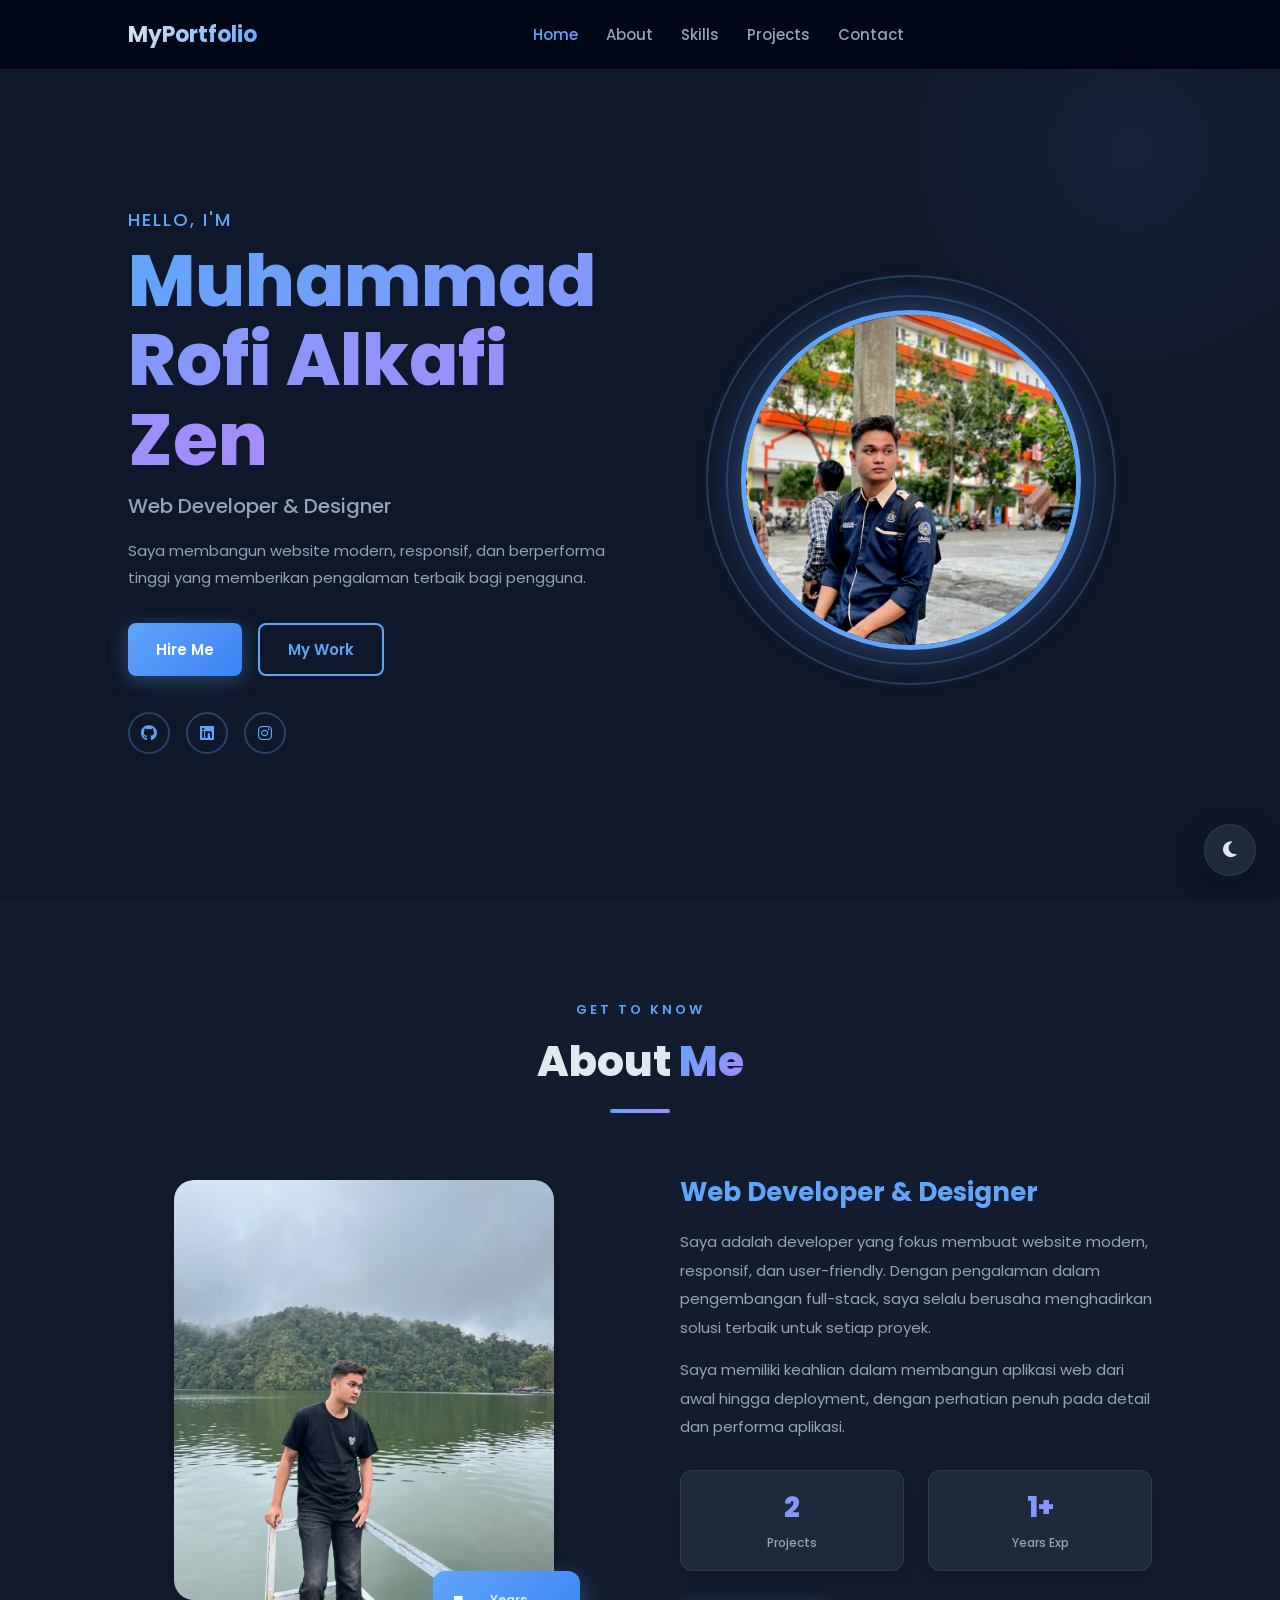
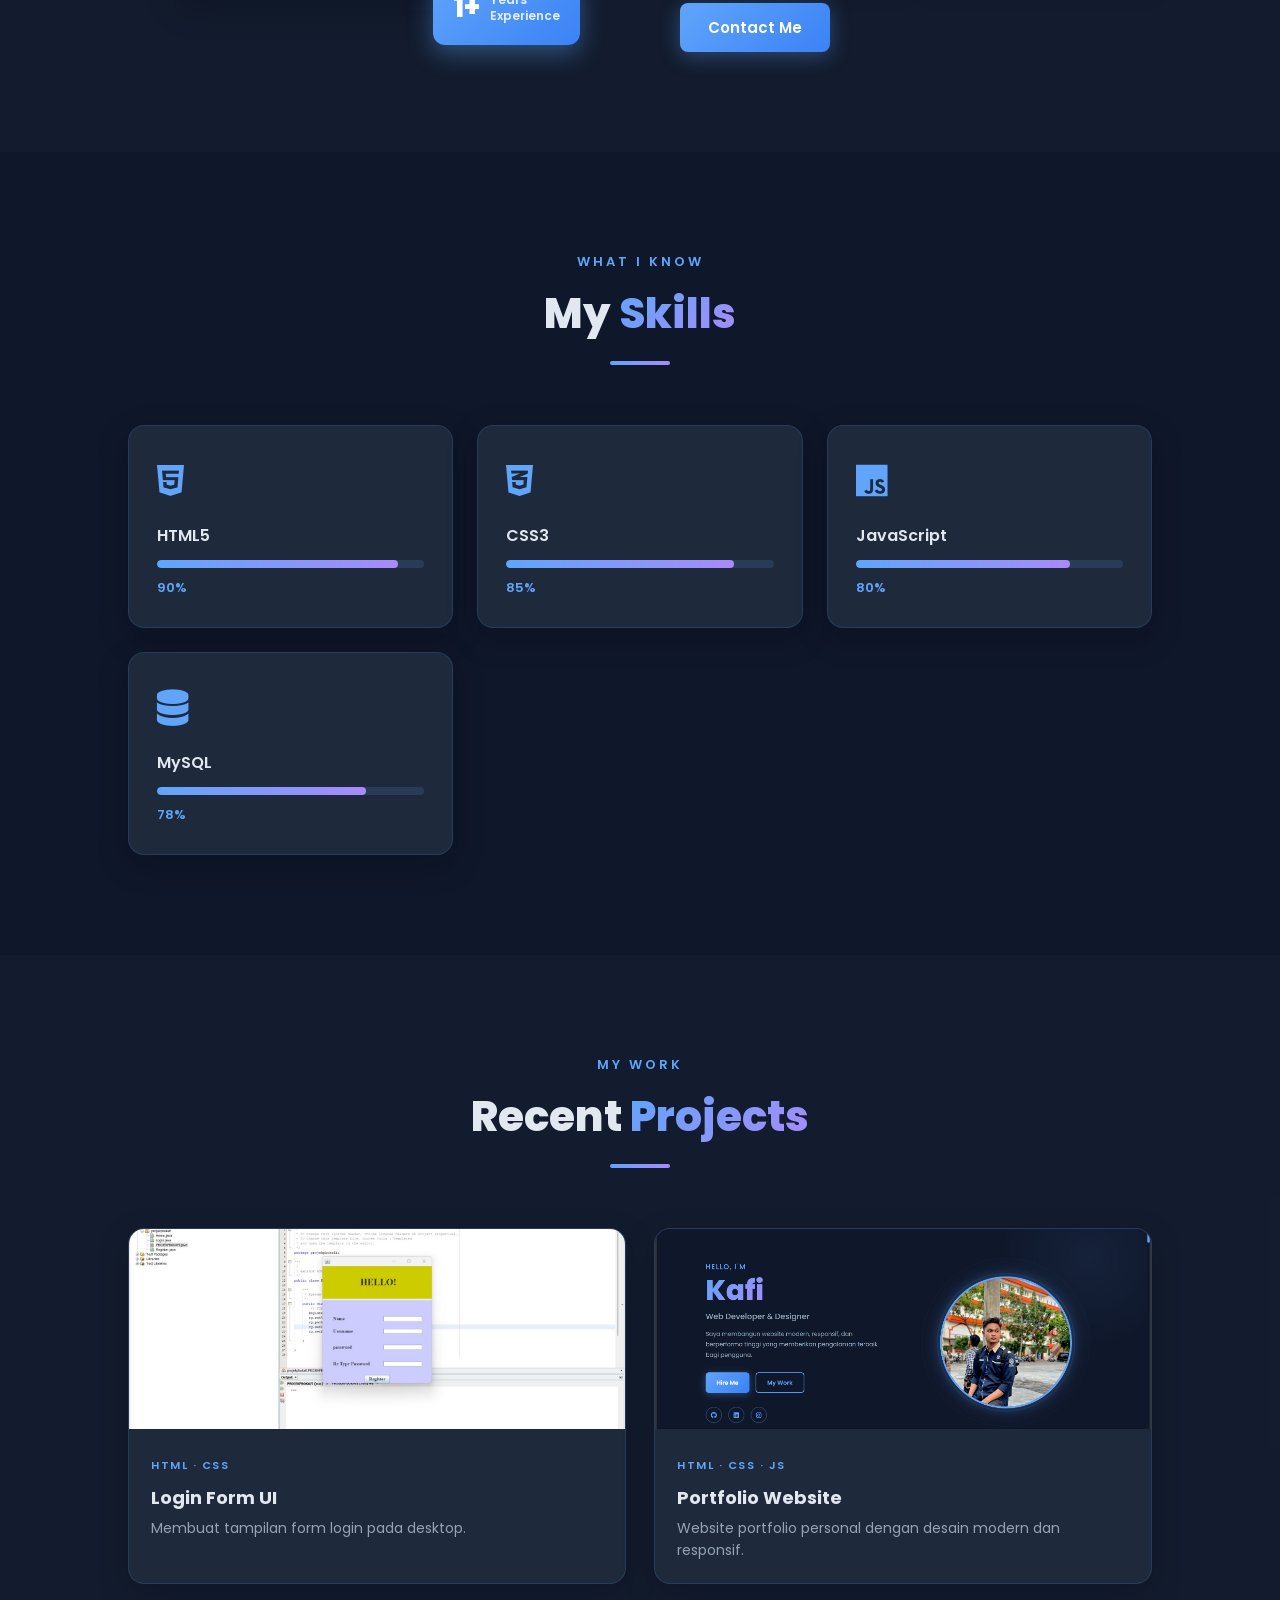
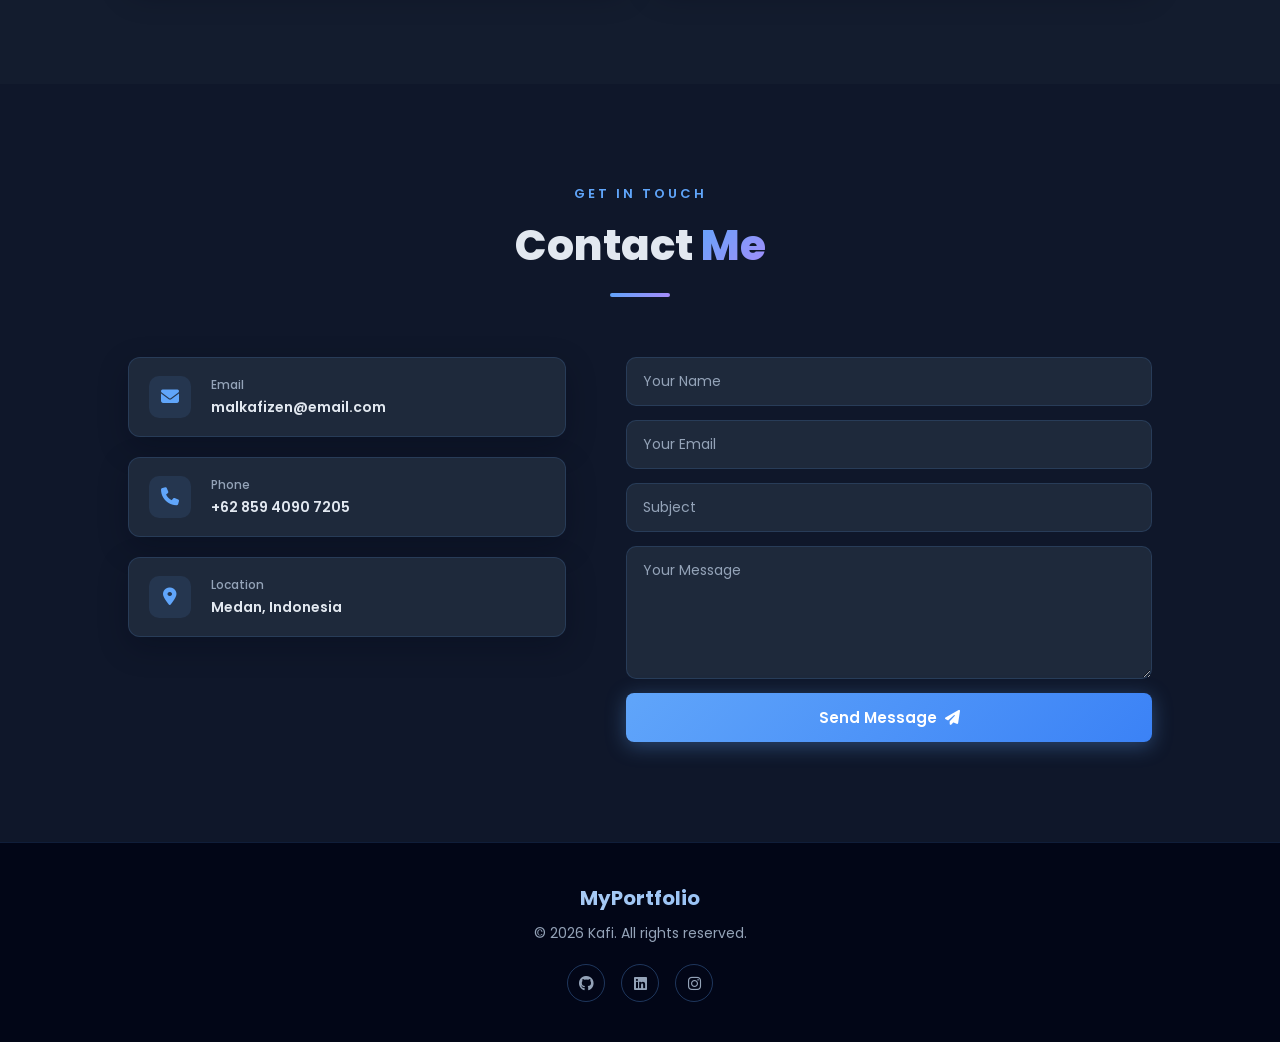
<file: index.html>
<!DOCTYPE html>
<html lang="id">
<head>
  <meta charset="UTF-8" />
  <meta name="viewport" content="width=device-width, initial-scale=1.0"/>
  <title>My Portfolio</title>
  <link rel="stylesheet" href="style (3).css" />
  <link href="https://fonts.googleapis.com/css2?family=Poppins:wght@300;400;500;600;700;800&display=swap" rel="stylesheet"/>
  <link rel="stylesheet" href="https://cdnjs.cloudflare.com/ajax/libs/font-awesome/6.5.0/css/all.min.css"/>
</head>
<body>

  <!-- NAVBAR -->
  <header id="header">
    <div class="logo">MyPortfolio</div>

    <nav id="nav">
      <a href="#home">Home</a>
      <a href="#about">About</a>
      <a href="#skills">Skills</a>
      <a href="#projects">Projects</a>
      <a href="#contact">Contact</a>
    </nav>

    <div class="header-actions">
      <div class="burger" id="burger">
        <span></span><span></span><span></span>
      </div>
    </div>
  </header>

  <!-- THEME TOGGLE -->
  <button id="theme-toggle" class="theme-toggle" aria-label="Toggle theme">
    <i class="fas fa-moon"></i>
  </button>

  <!-- HERO -->
  <section class="hero" id="home">
    <div class="hero-text reveal">
      <p class="hero-greeting">Hello, I'm</p>
      <h1><span>Muhammad Rofi Alkafi Zen</span></h1>
      <p class="hero-role">Web Developer &amp; Designer</p>
      <p class="hero-desc">Saya membangun website modern, responsif, dan berperforma tinggi yang memberikan pengalaman terbaik bagi pengguna.</p>
      <div class="hero-btns">
        <a href="#contact" class="btn-primary">Hire Me</a>
        <a href="#projects" class="btn-secondary">My Work</a>
      </div>
      <div class="hero-socials">
        <a href="https://github.com/alkazen" target="_blank" rel="noopener noreferrer"><i class="fab fa-github"></i></a>
        <a href="#"><i class="fab fa-linkedin"></i></a>
        <a href="https://www.instagram.com/alkzen_" target="_blank" rel="noopener noreferrer"><i class="fab fa-instagram"></i></a>
      </div>
    </div>

    <div class="hero-img reveal">
      <div class="img-wrapper">
        <img src="assets/profile.png" alt="Kafi" />
        <div class="img-ring"></div>
        <div class="img-ring-2"></div>
      </div>
    </div>
  </section>

  <!-- ABOUT -->
  <section class="about" id="about">
    <div class="section-header reveal">
      <p class="section-tag">Get To Know</p>
      <h2>About <span>Me</span></h2>
      <div class="section-line"></div>
    </div>

    <div class="about-content">
      <div class="about-img-box reveal">
        <img src="assets/about_pict.png" alt="About Kafi" />
        <div class="about-badge">
          <span class="badge-number">1+</span>
          <span class="badge-text">Years<br/>Experience</span>
        </div>
      </div>

      <div class="about-text reveal">
        <h3>Web Developer &amp; Designer</h3>
        <p>Saya adalah developer yang fokus membuat website modern, responsif, dan user-friendly. Dengan pengalaman dalam pengembangan full-stack, saya selalu berusaha menghadirkan solusi terbaik untuk setiap proyek.</p>
        <p>Saya memiliki keahlian dalam membangun aplikasi web dari awal hingga deployment, dengan perhatian penuh pada detail dan performa aplikasi.</p>

        <div class="about-stats">
          <div class="stat-box">
            <span class="stat-num">2</span>
            <span class="stat-label">Projects</span>
          </div>
          <div class="stat-box">
            <span class="stat-num">1+</span>
            <span class="stat-label">Years Exp</span>
          </div>
        </div>

        <a href="#contact" class="btn-primary">Contact Me</a>
      </div>
    </div>
  </section>

  <!-- SKILLS -->
  <section class="skills" id="skills">
    <div class="section-header reveal">
      <p class="section-tag">What I Know</p>
      <h2>My <span>Skills</span></h2>
      <div class="section-line"></div>
    </div>

    <div class="skills-container">
      <div class="skill-card reveal">
        <div class="skill-icon"><i class="fab fa-html5"></i></div>
        <h4>HTML5</h4>
        <div class="skill-bar"><div class="skill-fill" data-width="90%"></div></div>
        <span class="skill-percent">90%</span>
      </div>

      <div class="skill-card reveal">
        <div class="skill-icon"><i class="fab fa-css3-alt"></i></div>
        <h4>CSS3</h4>
        <div class="skill-bar"><div class="skill-fill" data-width="85%"></div></div>
        <span class="skill-percent">85%</span>
      </div>

      <div class="skill-card reveal">
        <div class="skill-icon"><i class="fab fa-js"></i></div>
        <h4>JavaScript</h4>
        <div class="skill-bar"><div class="skill-fill" data-width="80%"></div></div>
        <span class="skill-percent">80%</span>
      </div>

      <div class="skill-card reveal">
        <div class="skill-icon"><i class="fas fa-database"></i></div>
        <h4>MySQL</h4>
        <div class="skill-bar"><div class="skill-fill" data-width="78%"></div></div>
        <span class="skill-percent">78%</span>
      </div>
    </div>
  </section>

  <!-- PROJECTS -->
  <section class="projects" id="projects">
    <div class="section-header reveal">
      <p class="section-tag">My Work</p>
      <h2>Recent <span>Projects</span></h2>
      <div class="section-line"></div>
    </div>

    <div class="project-container">
      <div class="project-card reveal">
        <div class="project-img">
          <img src="assets/WhatsApp Image 2026-03-09 at 00.39.55.jpeg" alt="Project 1"/>
          <div class="project-overlay">
            <a href="#" class="project-link"><i class="fas fa-external-link-alt"></i></a>
            <a href="#" class="project-link"><i class="fab fa-github"></i></a>
          </div>
        </div>
        <div class="project-info">
          <span class="project-tag">HTML · CSS</span>
          <h3>Login Form UI</h3>
          <p>Membuat tampilan form login pada desktop.</p>
        </div>
      </div>

      <div class="project-card reveal">
        <div class="project-img">
          <img src="assets/porto1.png" alt="Project 2"/>
          <div class="project-overlay">
            <a href="#" class="project-link"><i class="fas fa-external-link-alt"></i></a>
            <a href="#" class="project-link"><i class="fab fa-github"></i></a>
          </div>
        </div>
        <div class="project-info">
          <span class="project-tag">HTML · CSS · JS</span>
          <h3>Portfolio Website</h3>
          <p>Website portfolio personal dengan desain modern dan responsif.</p>
        </div>
      </div>
    </div>
  </section>

  <!-- CONTACT -->
  <section class="contact" id="contact">
    <div class="section-header reveal">
      <p class="section-tag">Get In Touch</p>
      <h2>Contact <span>Me</span></h2>
      <div class="section-line"></div>
    </div>

    <div class="contact-content">
      <div class="contact-info reveal">
        <div class="contact-item">
          <i class="fas fa-envelope"></i>
          <div>
            <h4>Email</h4>
            <p>malkafizen@email.com</p>
          </div>
        </div>

        <div class="contact-item">
          <i class="fas fa-phone"></i>
          <div>
            <h4>Phone</h4>
            <p>+62 859 4090 7205</p>
          </div>
        </div>

        <div class="contact-item">
          <i class="fas fa-map-marker-alt"></i>
          <div>
            <h4>Location</h4>
            <p>Medan, Indonesia</p>
          </div>
        </div>
      </div>

      <form class="contact-form reveal">
        <input type="text" placeholder="Your Name" required/>
        <input type="email" placeholder="Your Email" required/>
        <input type="text" placeholder="Subject"/>
        <textarea placeholder="Your Message" rows="5" required></textarea>
        <button type="submit" class="btn-primary">Send Message <i class="fas fa-paper-plane"></i></button>
      </form>
    </div>
  </section>

  <!-- FOOTER -->
  <footer>
    <p class="footer-logo">MyPortfolio</p>
    <p>&copy; 2026 Kafi. All rights reserved.</p>
    <div class="footer-socials">
      <a href="https://github.com/alkazen" target="_blank" rel="noopener noreferrer"><i class="fab fa-github"></i></a>
      <a href="#"><i class="fab fa-linkedin"></i></a>
      <a href="https://www.instagram.com/alkzen_" target="_blank" rel="noopener noreferrer"><i class="fab fa-instagram"></i></a>
    </div>
  </footer>

  <script src="script (2).js"></script>
</body>
</html>
</file>
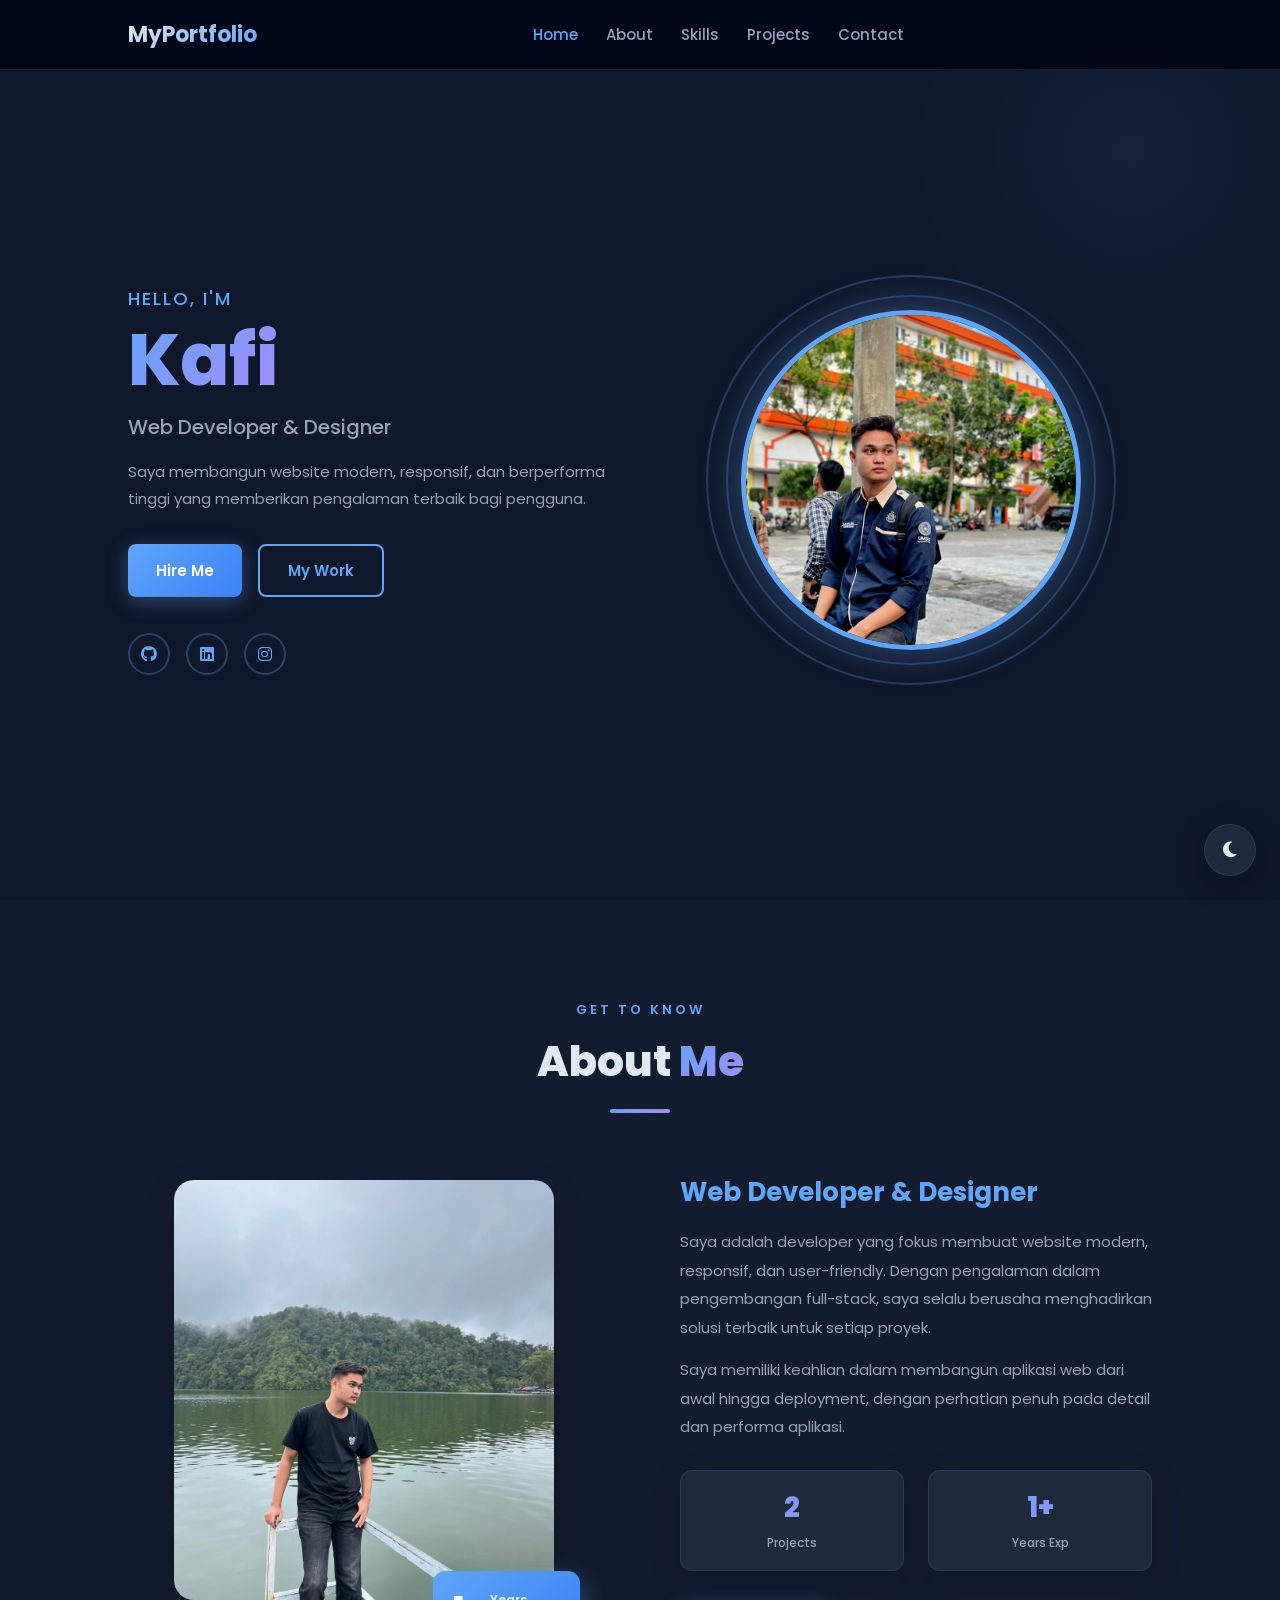
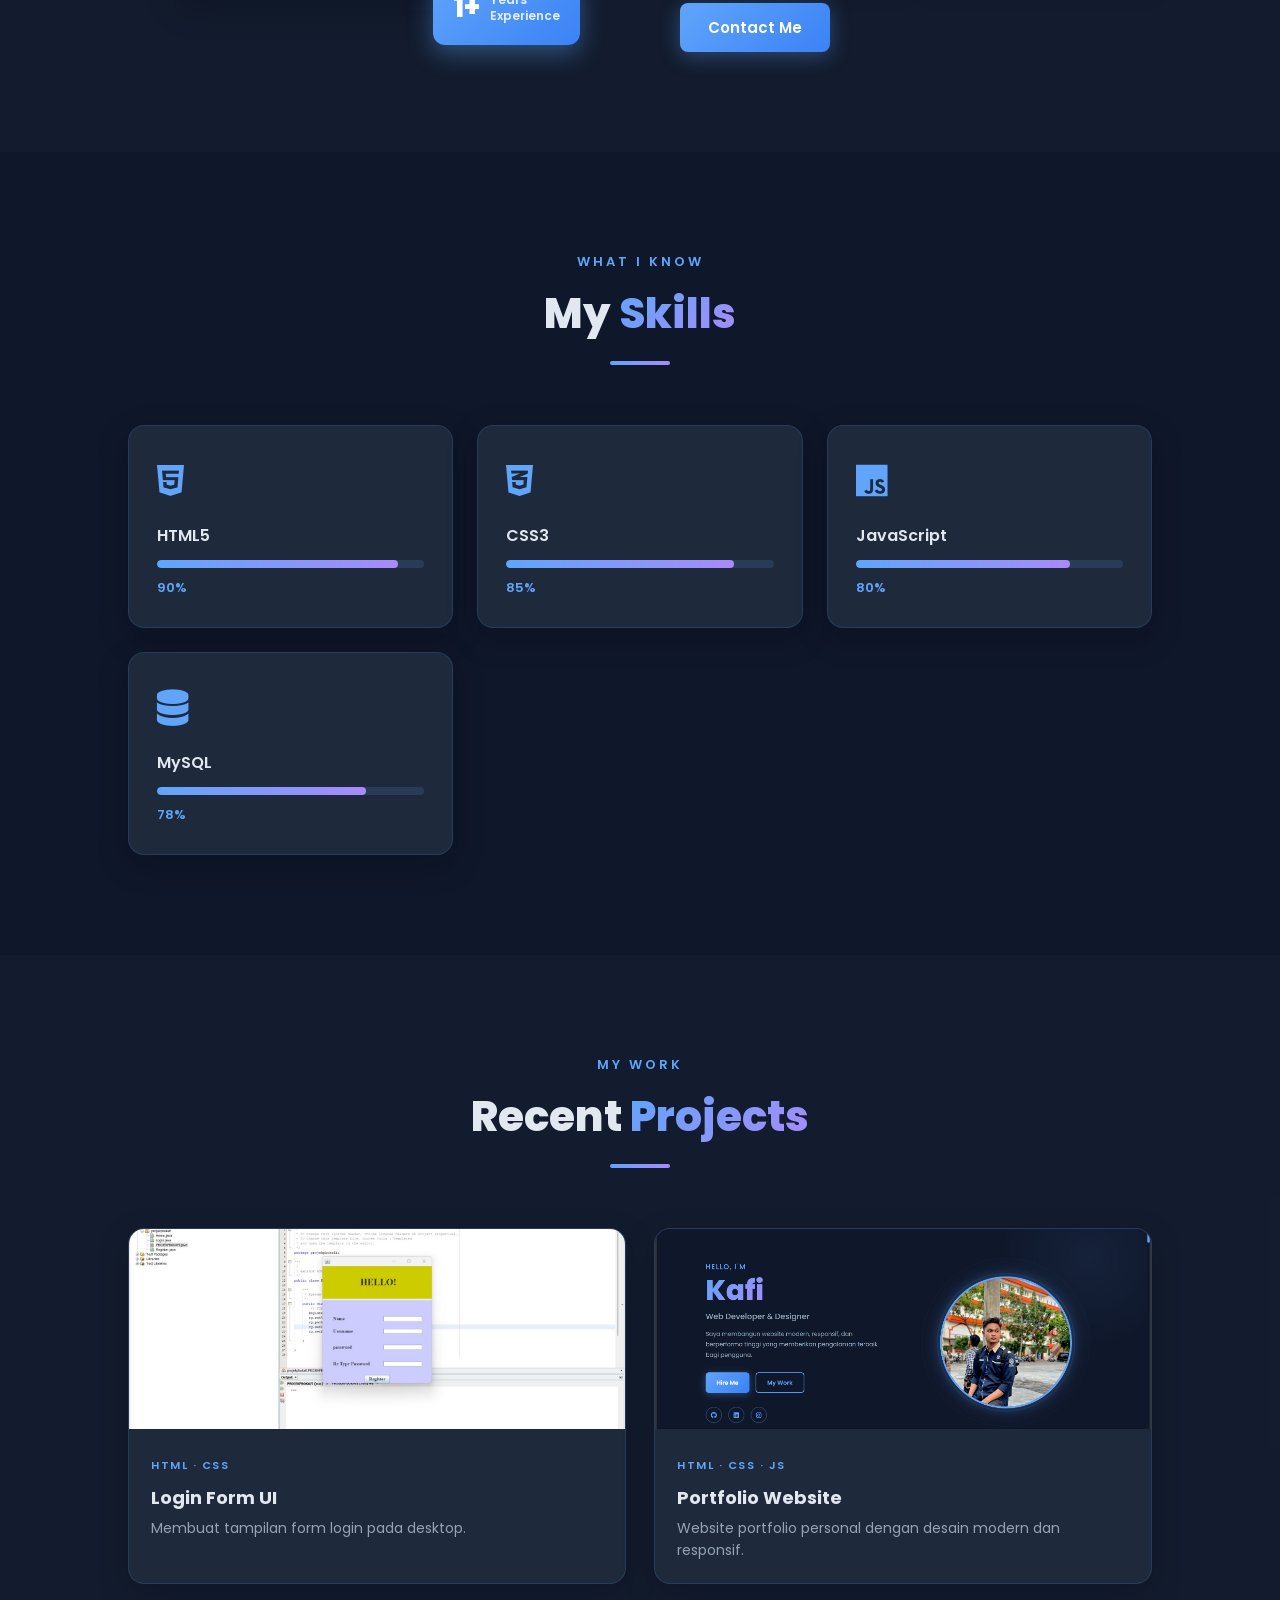
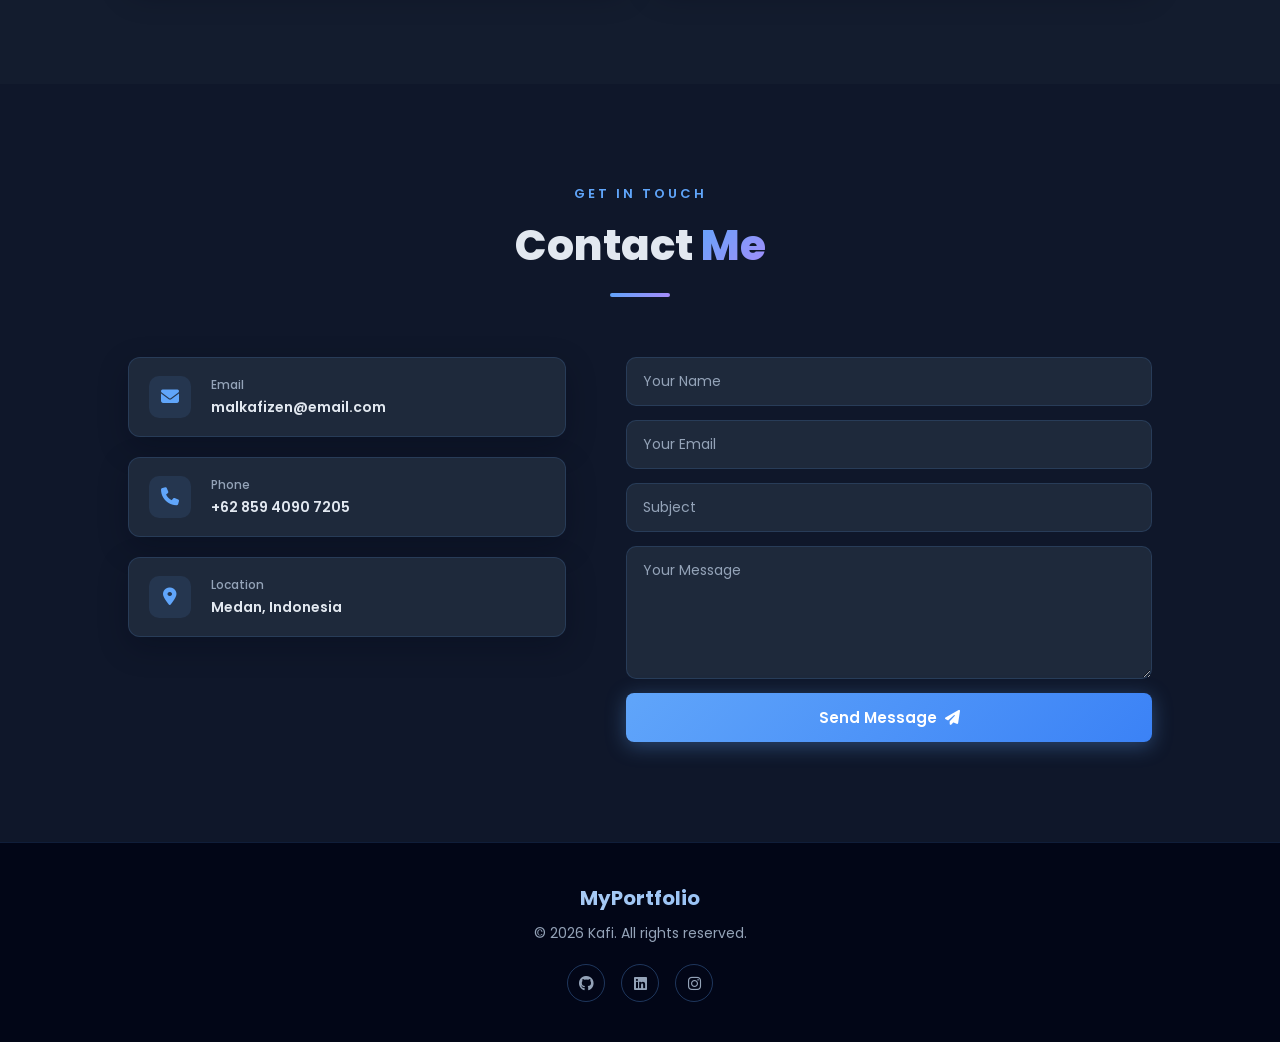
<file: index (4).html>
<!DOCTYPE html>
<html lang="id">
<head>
  <meta charset="UTF-8" />
  <meta name="viewport" content="width=device-width, initial-scale=1.0"/>
  <title>My Portfolio</title>
  <link rel="stylesheet" href="style (3).css" />
  <link href="https://fonts.googleapis.com/css2?family=Poppins:wght@300;400;500;600;700;800&display=swap" rel="stylesheet"/>
  <link rel="stylesheet" href="https://cdnjs.cloudflare.com/ajax/libs/font-awesome/6.5.0/css/all.min.css"/>
</head>
<body>

  <!-- NAVBAR -->
  <header id="header">
    <div class="logo">MyPortfolio</div>

    <nav id="nav">
      <a href="#home">Home</a>
      <a href="#about">About</a>
      <a href="#skills">Skills</a>
      <a href="#projects">Projects</a>
      <a href="#contact">Contact</a>
    </nav>

    <div class="header-actions">
      <div class="burger" id="burger">
        <span></span><span></span><span></span>
      </div>
    </div>
  </header>

  <!-- THEME TOGGLE -->
  <button id="theme-toggle" class="theme-toggle" aria-label="Toggle theme">
    <i class="fas fa-moon"></i>
  </button>

  <!-- HERO -->
  <section class="hero" id="home">
    <div class="hero-text reveal">
      <p class="hero-greeting">Hello, I'm</p>
      <h1><span>Kafi</span></h1>
      <p class="hero-role">Web Developer &amp; Designer</p>
      <p class="hero-desc">Saya membangun website modern, responsif, dan berperforma tinggi yang memberikan pengalaman terbaik bagi pengguna.</p>
      <div class="hero-btns">
        <a href="#contact" class="btn-primary">Hire Me</a>
        <a href="#projects" class="btn-secondary">My Work</a>
      </div>
      <div class="hero-socials">
        <a href="https://github.com/alkazen" target="_blank" rel="noopener noreferrer"><i class="fab fa-github"></i></a>
        <a href="#"><i class="fab fa-linkedin"></i></a>
        <a href="https://www.instagram.com/alkzen_" target="_blank" rel="noopener noreferrer"><i class="fab fa-instagram"></i></a>
      </div>
    </div>

    <div class="hero-img reveal">
      <div class="img-wrapper">
        <img src="assets/profile.png" alt="Kafi" />
        <div class="img-ring"></div>
        <div class="img-ring-2"></div>
      </div>
    </div>
  </section>

  <!-- ABOUT -->
  <section class="about" id="about">
    <div class="section-header reveal">
      <p class="section-tag">Get To Know</p>
      <h2>About <span>Me</span></h2>
      <div class="section-line"></div>
    </div>

    <div class="about-content">
      <div class="about-img-box reveal">
        <img src="assets/about_pict.png" alt="About Kafi" />
        <div class="about-badge">
          <span class="badge-number">1+</span>
          <span class="badge-text">Years<br/>Experience</span>
        </div>
      </div>

      <div class="about-text reveal">
        <h3>Web Developer &amp; Designer</h3>
        <p>Saya adalah developer yang fokus membuat website modern, responsif, dan user-friendly. Dengan pengalaman dalam pengembangan full-stack, saya selalu berusaha menghadirkan solusi terbaik untuk setiap proyek.</p>
        <p>Saya memiliki keahlian dalam membangun aplikasi web dari awal hingga deployment, dengan perhatian penuh pada detail dan performa aplikasi.</p>

        <div class="about-stats">
          <div class="stat-box">
            <span class="stat-num">2</span>
            <span class="stat-label">Projects</span>
          </div>
          <div class="stat-box">
            <span class="stat-num">1+</span>
            <span class="stat-label">Years Exp</span>
          </div>
        </div>

        <a href="#contact" class="btn-primary">Contact Me</a>
      </div>
    </div>
  </section>

  <!-- SKILLS -->
  <section class="skills" id="skills">
    <div class="section-header reveal">
      <p class="section-tag">What I Know</p>
      <h2>My <span>Skills</span></h2>
      <div class="section-line"></div>
    </div>

    <div class="skills-container">
      <div class="skill-card reveal">
        <div class="skill-icon"><i class="fab fa-html5"></i></div>
        <h4>HTML5</h4>
        <div class="skill-bar"><div class="skill-fill" data-width="90%"></div></div>
        <span class="skill-percent">90%</span>
      </div>

      <div class="skill-card reveal">
        <div class="skill-icon"><i class="fab fa-css3-alt"></i></div>
        <h4>CSS3</h4>
        <div class="skill-bar"><div class="skill-fill" data-width="85%"></div></div>
        <span class="skill-percent">85%</span>
      </div>

      <div class="skill-card reveal">
        <div class="skill-icon"><i class="fab fa-js"></i></div>
        <h4>JavaScript</h4>
        <div class="skill-bar"><div class="skill-fill" data-width="80%"></div></div>
        <span class="skill-percent">80%</span>
      </div>

      <div class="skill-card reveal">
        <div class="skill-icon"><i class="fas fa-database"></i></div>
        <h4>MySQL</h4>
        <div class="skill-bar"><div class="skill-fill" data-width="78%"></div></div>
        <span class="skill-percent">78%</span>
      </div>
    </div>
  </section>

  <!-- PROJECTS -->
  <section class="projects" id="projects">
    <div class="section-header reveal">
      <p class="section-tag">My Work</p>
      <h2>Recent <span>Projects</span></h2>
      <div class="section-line"></div>
    </div>

    <div class="project-container">
      <div class="project-card reveal">
        <div class="project-img">
          <img src="assets/WhatsApp Image 2026-03-09 at 00.39.55.jpeg" alt="Project 1"/>
          <div class="project-overlay">
            <a href="#" class="project-link"><i class="fas fa-external-link-alt"></i></a>
            <a href="#" class="project-link"><i class="fab fa-github"></i></a>
          </div>
        </div>
        <div class="project-info">
          <span class="project-tag">HTML · CSS</span>
          <h3>Login Form UI</h3>
          <p>Membuat tampilan form login pada desktop.</p>
        </div>
      </div>

      <div class="project-card reveal">
        <div class="project-img">
          <img src="assets/porto1.png" alt="Project 2"/>
          <div class="project-overlay">
            <a href="#" class="project-link"><i class="fas fa-external-link-alt"></i></a>
            <a href="#" class="project-link"><i class="fab fa-github"></i></a>
          </div>
        </div>
        <div class="project-info">
          <span class="project-tag">HTML · CSS · JS</span>
          <h3>Portfolio Website</h3>
          <p>Website portfolio personal dengan desain modern dan responsif.</p>
        </div>
      </div>
    </div>
  </section>

  <!-- CONTACT -->
  <section class="contact" id="contact">
    <div class="section-header reveal">
      <p class="section-tag">Get In Touch</p>
      <h2>Contact <span>Me</span></h2>
      <div class="section-line"></div>
    </div>

    <div class="contact-content">
      <div class="contact-info reveal">
        <div class="contact-item">
          <i class="fas fa-envelope"></i>
          <div>
            <h4>Email</h4>
            <p>malkafizen@email.com</p>
          </div>
        </div>

        <div class="contact-item">
          <i class="fas fa-phone"></i>
          <div>
            <h4>Phone</h4>
            <p>+62 859 4090 7205</p>
          </div>
        </div>

        <div class="contact-item">
          <i class="fas fa-map-marker-alt"></i>
          <div>
            <h4>Location</h4>
            <p>Medan, Indonesia</p>
          </div>
        </div>
      </div>

      <form class="contact-form reveal">
        <input type="text" placeholder="Your Name" required/>
        <input type="email" placeholder="Your Email" required/>
        <input type="text" placeholder="Subject"/>
        <textarea placeholder="Your Message" rows="5" required></textarea>
        <button type="submit" class="btn-primary">Send Message <i class="fas fa-paper-plane"></i></button>
      </form>
    </div>
  </section>

  <!-- FOOTER -->
  <footer>
    <p class="footer-logo">MyPortfolio</p>
    <p>&copy; 2026 Kafi. All rights reserved.</p>
    <div class="footer-socials">
      <a href="https://github.com/alkazen" target="_blank" rel="noopener noreferrer"><i class="fab fa-github"></i></a>
      <a href="#"><i class="fab fa-linkedin"></i></a>
      <a href="https://www.instagram.com/alkzen_" target="_blank" rel="noopener noreferrer"><i class="fab fa-instagram"></i></a>
    </div>
  </footer>

  <script src="script (2).js"></script>
</body>
</html>
</file>
<file: style (3).css>
@import url('https://fonts.googleapis.com/css2?family=Poppins:wght@300;400;500;600;700;800&display=swap');

* {
  margin: 0;
  padding: 0;
  box-sizing: border-box;
  font-family: 'Poppins', sans-serif;
}

:root {
  --primary: #60a5fa;
  --primary-dark: #3b82f6;
  --bg: #0f172a;
  --bg-card: #1e293b;
  --bg-nav: rgba(2, 6, 23, 0.95);
  --text: #e2e8f0;
  --text-muted: #94a3b8;
  --border-soft: rgba(96,165,250,0.15);
  --shadow-soft: 0 10px 30px rgba(2, 6, 23, 0.28);
  --section-alt: rgba(30,41,59,0.3);
}

body.light-mode {
  --primary: #3b82f6;
  --primary-dark: #2563eb;
  --bg: #f8fafc;
  --bg-card: #ffffff;
  --bg-nav: rgba(255, 255, 255, 0.88);
  --text: #0f172a;
  --text-muted: #475569;
  --border-soft: rgba(59,130,246,0.18);
  --shadow-soft: 0 10px 30px rgba(148,163,184,0.25);
  --section-alt: #eef4ff;
}

html {
  scroll-behavior: smooth;
}

body {
  background: var(--bg);
  color: var(--text);
  overflow-x: hidden;
  transition: background 0.35s ease, color 0.35s ease;
}

::-webkit-scrollbar {
  width: 6px;
}

::-webkit-scrollbar-track {
  background: var(--bg);
}

::-webkit-scrollbar-thumb {
  background: var(--primary);
  border-radius: 3px;
}

/* ======================== NAVBAR ======================== */
header {
  display: flex;
  justify-content: space-between;
  align-items: center;
  padding: 18px 10%;
  position: fixed;
  top: 0;
  left: 0;
  width: 100%;
  background: var(--bg-nav);
  backdrop-filter: blur(14px);
  z-index: 1000;
  border-bottom: 1px solid var(--border-soft);
  transition: all 0.35s ease;
}

header.scrolled {
  padding: 12px 10%;
  box-shadow: var(--shadow-soft);
  background: var(--bg-nav);
}

.logo {
  font-size: 22px;
  font-weight: 700;
  background: linear-gradient(135deg, var(--text), var(--primary));
  -webkit-background-clip: text;
  -webkit-text-fill-color: transparent;
  background-clip: text;
}

nav {
  display: flex;
  align-items: center;
}

nav a {
  color: var(--text-muted);
  text-decoration: none;
  margin-left: 28px;
  font-size: 15px;
  font-weight: 500;
  transition: color 0.3s;
  position: relative;
}

nav a::after {
  content: '';
  position: absolute;
  bottom: -4px;
  left: 0;
  width: 0;
  height: 2px;
  background: var(--primary);
  transition: width 0.3s;
}

nav a:hover {
  color: var(--primary);
}

nav a:hover::after {
  width: 100%;
}

.header-actions {
  display: flex;
  align-items: center;
  gap: 14px;
}

.burger {
  display: none;
  flex-direction: column;
  gap: 5px;
  cursor: pointer;
}

.burger span {
  display: block;
  width: 25px;
  height: 3px;
  background: var(--text);
  border-radius: 2px;
  transition: all 0.3s;
}

/* ======================== THEME BUTTON ======================== */
.theme-toggle {
  position: fixed;
  right: 24px;
  bottom: 24px;
  width: 52px;
  height: 52px;
  border: 1px solid var(--border-soft);
  background: var(--bg-card);
  color: var(--text);
  border-radius: 50%;
  display: flex;
  align-items: center;
  justify-content: center;
  cursor: pointer;
  transition: all 0.3s ease;
  box-shadow: var(--shadow-soft);
  z-index: 1200;
}

.theme-toggle i {
  font-size: 18px;
}

.theme-toggle:hover {
  transform: translateY(-4px) scale(1.03);
  color: var(--primary);
}

/* ======================== HERO ======================== */
.hero {
  display: flex;
  align-items: center;
  justify-content: space-between;
  padding: 160px 10% 100px;
  min-height: 100vh;
  gap: 60px;
  position: relative;
  overflow: hidden;
}

.hero::before {
  content: '';
  position: absolute;
  top: -100px;
  right: -100px;
  width: 500px;
  height: 500px;
  background: radial-gradient(circle, rgba(96,165,250,0.08) 0%, transparent 70%);
  pointer-events: none;
}

.hero-text {
  flex: 1;
}

.hero-greeting {
  color: var(--primary);
  font-size: 18px;
  font-weight: 500;
  margin-bottom: 8px;
  letter-spacing: 2px;
  text-transform: uppercase;
}

.hero-text h1 {
  font-size: 72px;
  font-weight: 800;
  line-height: 1.1;
  margin-bottom: 12px;
}

.hero-text h1 span {
  background: linear-gradient(135deg, var(--primary), #a78bfa);
  -webkit-background-clip: text;
  -webkit-text-fill-color: transparent;
  background-clip: text;
}

.hero-role {
  font-size: 20px;
  font-weight: 500;
  color: var(--text-muted);
  margin-bottom: 16px;
}

.hero-desc {
  font-size: 15px;
  color: var(--text-muted);
  line-height: 1.8;
  margin-bottom: 32px;
  max-width: 480px;
}

.hero-btns {
  display: flex;
  gap: 16px;
  flex-wrap: wrap;
  margin-bottom: 36px;
}

.btn-primary {
  display: inline-flex;
  align-items: center;
  justify-content: center;
  gap: 8px;
  padding: 13px 28px;
  background: linear-gradient(135deg, var(--primary), var(--primary-dark));
  color: white;
  border: none;
  border-radius: 8px;
  font-size: 15px;
  font-weight: 600;
  cursor: pointer;
  text-decoration: none;
  transition: all 0.3s;
  box-shadow: 0 4px 20px rgba(96,165,250,0.35);
}

.btn-primary:hover {
  transform: translateY(-2px);
  box-shadow: 0 8px 28px rgba(96,165,250,0.5);
}

.btn-secondary {
  display: inline-flex;
  align-items: center;
  justify-content: center;
  gap: 8px;
  padding: 13px 28px;
  background: transparent;
  color: var(--primary);
  border: 2px solid var(--primary);
  border-radius: 8px;
  font-size: 15px;
  font-weight: 600;
  cursor: pointer;
  text-decoration: none;
  transition: all 0.3s;
}

.btn-secondary:hover {
  background: rgba(96,165,250,0.1);
  transform: translateY(-2px);
}

.hero-socials {
  display: flex;
  gap: 16px;
}

.hero-socials a {
  width: 42px;
  height: 42px;
  border: 2px solid rgba(96,165,250,0.3);
  border-radius: 50%;
  display: flex;
  align-items: center;
  justify-content: center;
  color: var(--primary);
  text-decoration: none;
  font-size: 16px;
  transition: all 0.3s;
}

.hero-socials a:hover {
  background: var(--primary);
  color: white;
  border-color: var(--primary);
  transform: translateY(-3px);
}

.hero-img {
  flex: 1;
  display: flex;
  justify-content: center;
  align-items: center;
}

.img-wrapper {
  position: relative;
  width: 340px;
  height: 340px;
}

.img-wrapper img {
  width: 100%;
  height: 100%;
  border-radius: 50%;
  object-fit: cover;
  border: 5px solid var(--primary);
  position: relative;
  z-index: 2;
  box-shadow: 0 0 40px rgba(96,165,250,0.4);
  display: block;
}

.img-ring,
.img-ring-2 {
  position: absolute;
  border-radius: 50%;
  border: 2px solid rgba(96,165,250,0.25);
  top: 50%;
  left: 50%;
  transform: translate(-50%, -50%);
  animation: pulse-ring 3s ease-out infinite;
}

.img-ring {
  width: 370px;
  height: 370px;
  animation-delay: 0s;
}

.img-ring-2 {
  width: 410px;
  height: 410px;
  animation-delay: 1.5s;
}

@keyframes pulse-ring {
  0% {
    opacity: 0.5;
    transform: translate(-50%, -50%) scale(0.95);
  }
  100% {
    opacity: 0;
    transform: translate(-50%, -50%) scale(1.1);
  }
}

/* ======================== SECTION COMMON ======================== */
section {
  padding: 100px 10%;
}

.section-header {
  text-align: center;
  margin-bottom: 60px;
}

.section-tag {
  color: var(--primary);
  font-size: 13px;
  font-weight: 600;
  letter-spacing: 3px;
  text-transform: uppercase;
  margin-bottom: 10px;
}

.section-header h2 {
  font-size: 42px;
  font-weight: 800;
  margin-bottom: 16px;
}

.section-header h2 span {
  background: linear-gradient(135deg, var(--primary), #a78bfa);
  -webkit-background-clip: text;
  -webkit-text-fill-color: transparent;
  background-clip: text;
}

.section-line {
  width: 60px;
  height: 4px;
  background: linear-gradient(135deg, var(--primary), #a78bfa);
  border-radius: 2px;
  margin: 0 auto;
}

/* ======================== ABOUT ======================== */
.about {
  background: var(--section-alt);
}

.about-content {
  display: flex;
  align-items: center;
  gap: 80px;
}

.about-img-box {
  flex: 1;
  position: relative;
  display: flex;
  justify-content: center;
  padding-bottom: 45px;
}

.about-img-box img {
  width: 100%;
  max-width: 380px;
  height: 420px;
  object-fit: cover;
  border-radius: 20px;
  box-shadow: var(--shadow-soft);
  display: block;
}

.about-badge {
  position: absolute;
  bottom: 0;
  right: 20px;
  background: linear-gradient(135deg, var(--primary), var(--primary-dark));
  padding: 16px 20px;
  border-radius: 12px;
  display: flex;
  align-items: center;
  gap: 10px;
  box-shadow: 0 8px 24px rgba(96,165,250,0.4);
  z-index: 2;
}

.badge-number {
  font-size: 28px;
  font-weight: 800;
  color: white;
}

.badge-text {
  font-size: 12px;
  font-weight: 600;
  color: rgba(255,255,255,0.85);
  line-height: 1.3;
}

.about-text {
  flex: 1;
}

.about-text h3 {
  font-size: 26px;
  font-weight: 700;
  color: var(--primary);
  margin-bottom: 16px;
}

.about-text p {
  font-size: 15px;
  color: var(--text-muted);
  line-height: 1.9;
  margin-bottom: 14px;
}

.about-stats {
  display: flex;
  gap: 24px;
  margin: 28px 0 32px;
  flex-wrap: wrap;
}

.stat-box {
  text-align: center;
  padding: 16px 24px;
  background: var(--bg-card);
  border-radius: 12px;
  border: 1px solid var(--border-soft);
  flex: 1;
  min-width: 80px;
  box-shadow: var(--shadow-soft);
}

.stat-num {
  display: block;
  font-size: 28px;
  font-weight: 800;
  background: linear-gradient(135deg, var(--primary), #a78bfa);
  -webkit-background-clip: text;
  -webkit-text-fill-color: transparent;
  background-clip: text;
}

.stat-label {
  font-size: 12px;
  color: var(--text-muted);
  font-weight: 500;
}

/* ======================== SKILLS ======================== */
.skills-container {
  display: grid;
  grid-template-columns: repeat(auto-fit, minmax(280px, 1fr));
  gap: 24px;
}

.skill-card {
  background: var(--bg-card);
  padding: 28px;
  border-radius: 16px;
  border: 1px solid var(--border-soft);
  transition: all 0.3s;
  box-shadow: var(--shadow-soft);
}

.skill-card:hover {
  transform: translateY(-5px);
  border-color: rgba(96,165,250,0.4);
}

.skill-icon {
  font-size: 36px;
  margin-bottom: 14px;
  color: var(--primary);
}

.skill-card h4 {
  font-size: 16px;
  font-weight: 600;
  margin-bottom: 12px;
}

.skill-bar {
  height: 8px;
  background: rgba(96,165,250,0.15);
  border-radius: 4px;
  overflow: hidden;
  margin-bottom: 6px;
}

.skill-fill {
  height: 100%;
  background: linear-gradient(90deg, var(--primary), #a78bfa);
  border-radius: 4px;
  width: 0;
  transition: width 1.2s ease;
}

.skill-percent {
  font-size: 13px;
  color: var(--primary);
  font-weight: 600;
}

/* ======================== PROJECTS ======================== */
.projects {
  background: var(--section-alt);
}

.project-container {
  display: grid;
  grid-template-columns: repeat(auto-fit, minmax(300px, 1fr));
  gap: 28px;
}

.project-card {
  background: var(--bg-card);
  border-radius: 16px;
  overflow: hidden;
  border: 1px solid var(--border-soft);
  transition: all 0.3s;
  box-shadow: var(--shadow-soft);
}

.project-card:hover {
  transform: translateY(-6px);
  border-color: rgba(96,165,250,0.3);
}

.project-img {
  position: relative;
  overflow: hidden;
}

.project-img img {
  width: 100%;
  height: 200px;
  object-fit: cover;
  display: block;
  transition: transform 0.4s;
}

.project-card:hover .project-img img {
  transform: scale(1.05);
}

.project-overlay {
  position: absolute;
  inset: 0;
  background: rgba(15,23,42,0.8);
  display: flex;
  align-items: center;
  justify-content: center;
  gap: 16px;
  opacity: 0;
  transition: opacity 0.3s;
}

.project-card:hover .project-overlay {
  opacity: 1;
}

.project-link {
  width: 44px;
  height: 44px;
  background: var(--primary);
  color: white;
  border-radius: 50%;
  display: flex;
  align-items: center;
  justify-content: center;
  text-decoration: none;
  font-size: 16px;
  transition: transform 0.2s;
}

.project-link:hover {
  transform: scale(1.15);
}

.project-info {
  padding: 22px;
}

.project-tag {
  font-size: 11px;
  font-weight: 600;
  color: var(--primary);
  text-transform: uppercase;
  letter-spacing: 1.5px;
}

.project-info h3 {
  font-size: 18px;
  font-weight: 700;
  margin: 8px 0 6px;
}

.project-info p {
  font-size: 14px;
  color: var(--text-muted);
  line-height: 1.6;
}

/* ======================== CONTACT ======================== */
.contact-content {
  display: flex;
  gap: 60px;
  align-items: flex-start;
}

.contact-info {
  flex: 1;
}

.contact-item {
  display: flex;
  align-items: center;
  gap: 20px;
  margin-bottom: 20px;
  padding: 18px 20px;
  background: var(--bg-card);
  border-radius: 12px;
  border: 1px solid var(--border-soft);
  transition: all 0.3s;
  box-shadow: var(--shadow-soft);
}

.contact-item:hover {
  border-color: rgba(96,165,250,0.4);
  transform: translateX(6px);
}

.contact-item i {
  font-size: 18px;
  color: var(--primary);
  min-width: 42px;
  height: 42px;
  background: rgba(96,165,250,0.1);
  border-radius: 10px;
  display: flex;
  align-items: center;
  justify-content: center;
  flex-shrink: 0;
}

.contact-item h4 {
  font-size: 12px;
  color: var(--text-muted);
  font-weight: 500;
  margin-bottom: 3px;
}

.contact-item p {
  font-size: 14px;
  font-weight: 600;
  word-break: break-word;
}

.contact-form {
  flex: 1.2;
  display: flex;
  flex-direction: column;
  gap: 14px;
}

.contact-form input,
.contact-form textarea {
  width: 100%;
  padding: 13px 16px;
  background: var(--bg-card);
  border: 1px solid var(--border-soft);
  border-radius: 10px;
  color: var(--text);
  font-size: 14px;
  font-family: inherit;
  transition: border-color 0.3s, background 0.3s, color 0.3s;
  resize: vertical;
}

.contact-form input:focus,
.contact-form textarea:focus {
  outline: none;
  border-color: var(--primary);
  box-shadow: 0 0 0 3px rgba(96,165,250,0.1);
}

.contact-form input::placeholder,
.contact-form textarea::placeholder {
  color: var(--text-muted);
}

.contact-form button {
  width: 100%;
}

/* ======================== FOOTER ======================== */
footer {
  text-align: center;
  padding: 40px;
  background: var(--bg-nav);
  border-top: 1px solid var(--border-soft);
}

.footer-logo {
  font-size: 20px;
  font-weight: 700;
  background: linear-gradient(135deg, var(--text), var(--primary));
  -webkit-background-clip: text;
  -webkit-text-fill-color: transparent;
  background-clip: text;
  margin-bottom: 10px;
}

footer p {
  color: var(--text-muted);
  font-size: 14px;
}

.footer-socials {
  display: flex;
  justify-content: center;
  gap: 16px;
  margin-top: 20px;
}

.footer-socials a {
  width: 38px;
  height: 38px;
  border: 1px solid rgba(96,165,250,0.3);
  border-radius: 50%;
  display: flex;
  align-items: center;
  justify-content: center;
  color: var(--text-muted);
  text-decoration: none;
  font-size: 15px;
  transition: all 0.3s;
}

.footer-socials a:hover {
  color: var(--primary);
  border-color: var(--primary);
  transform: translateY(-3px);
}

/* ======================== REVEAL ANIMATION ======================== */
.reveal {
  opacity: 0;
  transform: translateY(40px);
  transition: opacity 0.7s ease, transform 0.7s ease;
}

.reveal.active {
  opacity: 1;
  transform: translateY(0);
}

/* ======================== RESPONSIVE ======================== */
@media (max-width: 992px) {
  .about-content {
    flex-direction: column;
    gap: 40px;
    align-items: center;
  }

  .about-img-box {
    width: 100%;
    max-width: 420px;
    padding-bottom: 50px;
  }

  .about-img-box img {
    width: 100%;
    max-width: 100%;
    height: 360px;
  }

  .about-badge {
    right: 10px;
    bottom: 0;
  }

  .about-text {
    width: 100%;
    text-align: center;
  }

  .about-stats {
    justify-content: center;
  }

  .contact-content {
    flex-direction: column;
    gap: 32px;
  }

  .contact-info {
    width: 100%;
  }

  .contact-form {
    width: 100%;
  }
}

@media (max-width: 768px) {
  header {
    padding: 16px 5%;
  }

  nav {
    display: none;
    position: absolute;
    top: 100%;
    left: 0;
    width: 100%;
    background: var(--bg-nav);
    padding: 20px 5%;
    flex-direction: column;
    border-top: 1px solid var(--border-soft);
  }

  nav.active {
    display: flex;
  }

  nav a {
    margin-left: 0;
    padding: 10px 0;
    border-bottom: 1px solid rgba(96,165,250,0.08);
  }

  .burger {
    display: flex;
  }

  .theme-toggle {
    right: 16px;
    bottom: 16px;
    width: 46px;
    height: 46px;
  }

  .theme-toggle i {
    font-size: 16px;
  }

  .hero {
    flex-direction: column-reverse;
    text-align: center;
    padding: 120px 5% 80px;
    gap: 40px;
  }

  .hero-text h1 {
    font-size: 44px;
  }

  .hero-btns,
  .hero-socials {
    justify-content: center;
  }

  .hero-desc {
    margin: 0 auto 32px;
  }

  .img-wrapper {
    width: 240px;
    height: 240px;
  }

  .img-ring {
    width: 265px;
    height: 265px;
  }

  .img-ring-2 {
    width: 295px;
    height: 295px;
  }

  .about-content {
    flex-direction: column;
    align-items: center;
    text-align: center;
  }

  .about-img-box {
    width: 100%;
    padding-bottom: 55px;
    display: flex;
    flex-direction: column;
    align-items: center;
  }

  .about-img-box img {
    width: 75%;
    max-width: 280px;
    height: 300px;
    border-radius: 16px;
  }

  .about-badge {
    position: absolute;
    bottom: 0;
    right: 50%;
    transform: translateX(50%);
    white-space: nowrap;
  }

  .about-text {
    width: 100%;
  }

  .about-text h3 {
    font-size: 20px;
    text-align: center;
  }

  .about-stats {
    justify-content: center;
    gap: 12px;
  }

  .stat-box {
    min-width: 80px;
    padding: 12px 14px;
  }

  .stat-num {
    font-size: 22px;
  }

  .contact-content {
    flex-direction: column;
    gap: 28px;
  }

  .contact-info {
    width: 100%;
  }

  .contact-item {
    padding: 14px 16px;
    gap: 14px;
    transform: none !important;
  }

  .contact-item i {
    min-width: 38px;
    height: 38px;
    font-size: 16px;
  }

  .contact-item p {
    font-size: 13px;
  }

  .contact-form {
    width: 100%;
    gap: 12px;
  }

  .contact-form input,
  .contact-form textarea {
    font-size: 14px;
    padding: 12px 14px;
  }

  section {
    padding: 80px 5%;
  }

  .section-header h2 {
    font-size: 32px;
  }

  .skills-container,
  .project-container {
    grid-template-columns: 1fr;
  }
}

@media (max-width: 400px) {
  .hero-text h1 {
    font-size: 36px;
  }

  .about-img-box img {
    width: 90%;
    height: 260px;
  }

  .about-stats {
    gap: 8px;
  }

  .stat-box {
    padding: 10px;
  }

  .stat-num {
    font-size: 20px;
  }

  .contact-item {
    padding: 12px 14px;
    gap: 12px;
  }

  .contact-item i {
    min-width: 34px;
    height: 34px;
    font-size: 14px;
  }

  .contact-item h4 {
    font-size: 11px;
  }

  .contact-item p {
    font-size: 12px;
  }
}
</file>
